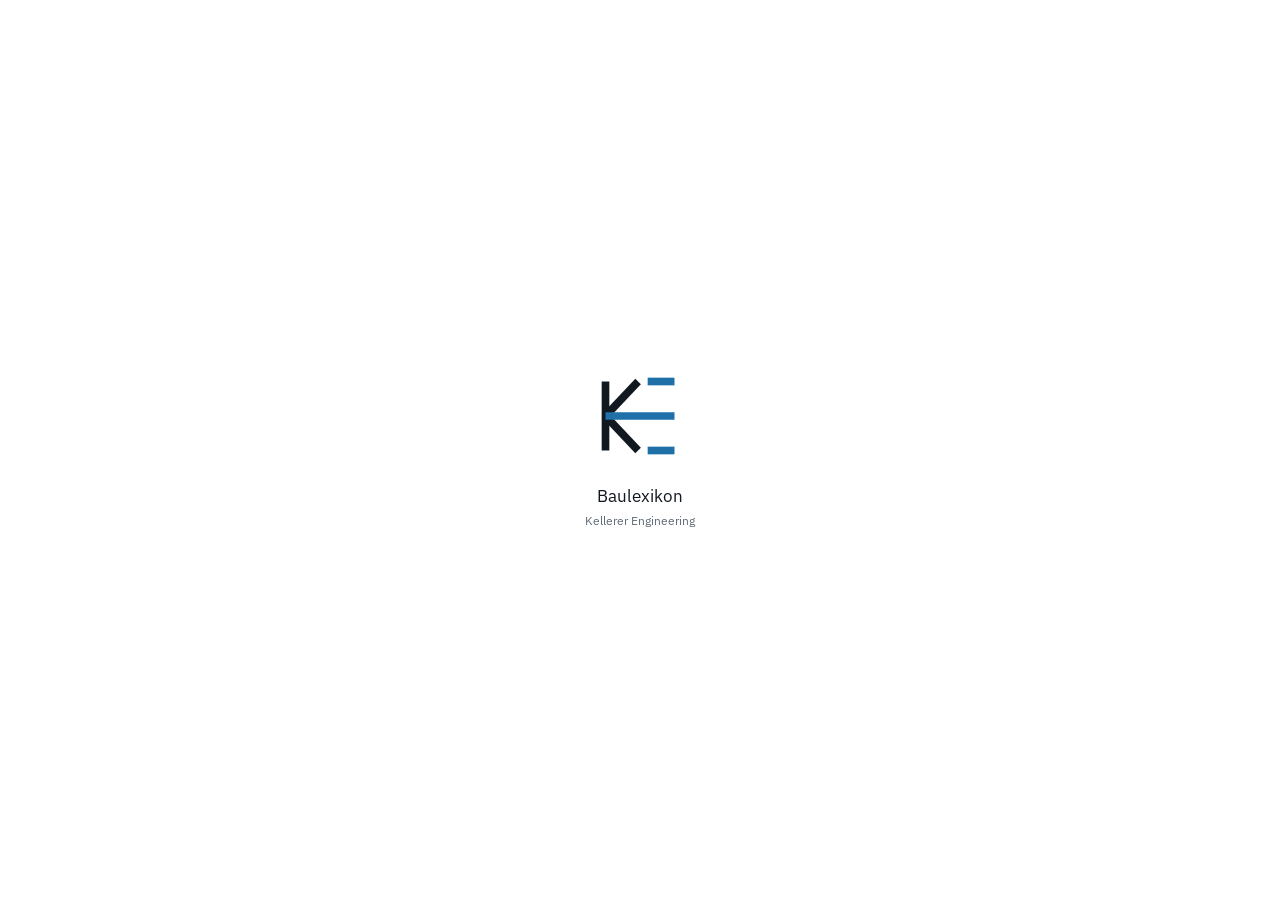
<file: index.html>
<!doctype html>
<html lang="de">
<head>
<meta charset="utf-8">
<meta name="viewport" content="width=device-width,initial-scale=1,viewport-fit=cover">
<meta http-equiv="Content-Security-Policy" content="default-src 'self'; script-src 'self'; style-src 'self' 'unsafe-inline'; img-src 'self' data:; font-src 'self'; connect-src 'self'; worker-src 'self'; manifest-src 'self'; object-src 'none'; base-uri 'self'; form-action 'self'">
<title>KE Baulexikon</title>
<meta name="description" content="Nachschlagen für Bestand und Rückbau: Bauteilaufbauten, Gebäudeschadstoffe, TRGS und Abfallrecht">
<meta name="theme-color" content="#ffffff">
<link rel="manifest" href="manifest.webmanifest">
<link rel="icon" href="icon-192.png">
<link rel="apple-touch-icon" href="apple-touch-icon.png">
<link rel="stylesheet" href="kit/ke-app.css">
<link rel="stylesheet" href="style.css">
<script src="kit/ke-icons.js"></script>
<script src="kit/ke-app.js"></script>
</head>
<body class="ke-app">
<header class="ke-kopf">
  <span id="kopfLinks"><span class="ke-kopf__name">Baulexikon</span></span>
  <span class="ke-kopf__rechts">
    <button type="button" class="ke-kopf__knopf" id="fav" aria-label="Merken" aria-pressed="false" hidden></button>
    <button type="button" class="ke-kopf__knopf" data-ke-menue></button>
  </span>
</header>
<div class="ke-titel" id="titel" hidden><h1 id="titelText"></h1><p id="titelSub"></p></div>
<div id="umzug"></div>
<main class="ke-inhalt" id="view"></main>

<nav class="ke-leiste" id="tabs" aria-label="Bereiche">
  <a href="#/" data-t="start" data-sym="start">Start</a>
  <a href="#/themen" data-t="themen" data-sym="themen">Themen</a>
  <a href="#/merkliste" data-t="merkliste" data-sym="merkliste">Merkliste</a>
  <a href="#/quellen" data-t="quellen" data-sym="quellen">Quellen</a>
</nav>

<script src="search.js"></script>
<script src="app.js"></script>
</body>
</html>
</file>
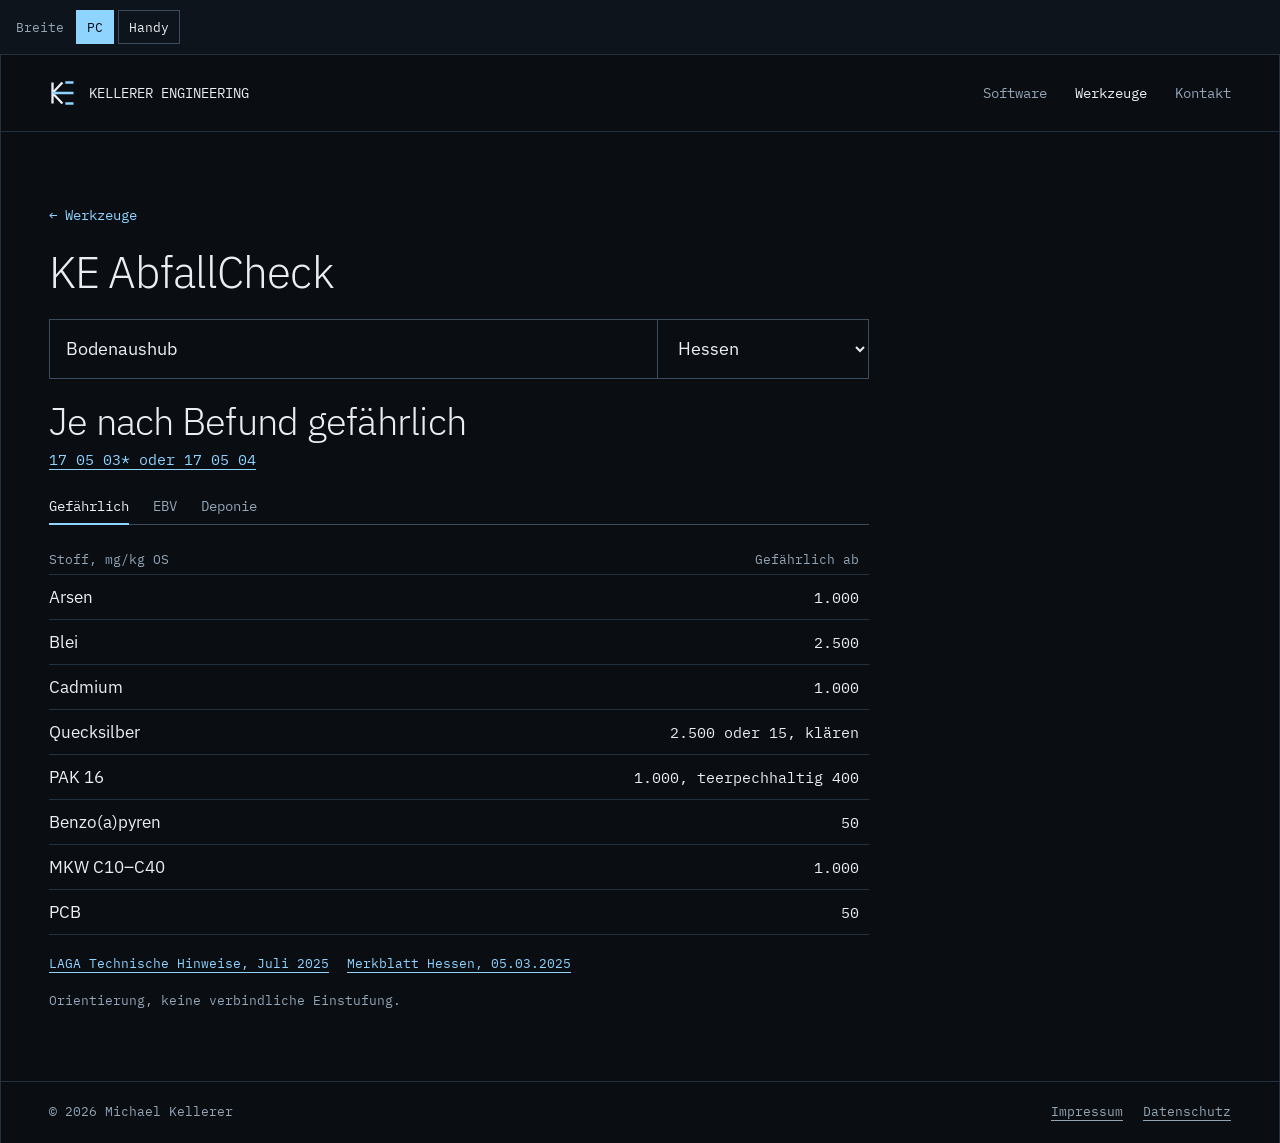
<file: design/mockup-abfallcheck/index.html>
<!DOCTYPE html>
<html lang="de">
<head>
<meta charset="utf-8">
<meta name="viewport" content="width=device-width, initial-scale=1">
<title>KE AbfallCheck Mockup</title>
<link rel="preconnect" href="https://fonts.googleapis.com">
<link rel="preconnect" href="https://fonts.gstatic.com" crossorigin>
<link href="https://fonts.googleapis.com/css2?family=IBM+Plex+Mono:wght@400;500&family=IBM+Plex+Sans:wght@300;400;500&display=swap" rel="stylesheet">
<style>
/* Layout idea: the real website shell (tokens, header, footer from site.css) with the tool as a plain subpage. */
:root{--bg:#0a0e13;--bg2:#0e141b;--bg3:#101720;--line:#223040;--line2:#3a4c5e;--text:#e9eef3;--text2:#c3cfda;--text3:#93a4b5;--accent:#8fd3ff;--hit:#ff8f80;--pad:clamp(16px,5vw,48px);--mono:"IBM Plex Mono",ui-monospace,monospace;color-scheme:dark}
*{box-sizing:border-box}
html,body{margin:0}
body{background:var(--bg);color:var(--text);font-family:"IBM Plex Sans","Segoe UI",sans-serif;font-size:18px;line-height:1.6}
a{color:var(--accent);text-underline-offset:4px}
h1,p{margin:0}
button:focus-visible,input:focus-visible,select:focus-visible,a:focus-visible{outline:2px solid var(--accent);outline-offset:3px}
.review{display:flex;flex-wrap:wrap;gap:6px 12px;align-items:center;padding:10px 16px;font:400 13px var(--mono);color:var(--text3);background:var(--bg2);border-bottom:1px solid var(--line)}
.seg{display:flex;gap:4px}
.seg button{min-height:34px;padding:0 10px;border:1px solid var(--line2);background:none;color:var(--text);font:400 13px var(--mono);cursor:pointer}
.seg button[aria-pressed="true"]{background:var(--accent);border-color:var(--accent);color:var(--bg)}
.site{margin:0 auto;width:100%;border-inline:1px solid var(--line)}
.site.phone{width:390px;max-width:100%}
.breite{max-width:1280px;margin:0 auto;padding-inline:var(--pad)}
.kopf{border-bottom:1px solid var(--line)}
.kopf nav{display:flex;flex-wrap:wrap;align-items:center;justify-content:space-between;gap:8px 32px;padding-block:16px;font-family:var(--mono);font-size:14px}
.kopf a{color:var(--text3);text-decoration:none;padding:8px 0}
.kopf a[aria-current]{color:var(--text)}
.kopf .marke{color:var(--text);display:inline-flex;align-items:center;gap:12px}
.kopf .marke svg{width:28px;height:28px;flex:none;fill:none;stroke-width:8}
.kopf nav div{display:flex;flex-wrap:wrap;gap:4px 28px}
main{padding-block:clamp(36px,6vw,72px);display:flex;flex-direction:column;gap:22px}
.zurueck{font-family:var(--mono);font-size:14px;text-decoration:none}
h1{font-size:clamp(30px,3.6vw,44px);line-height:1.1;font-weight:300;letter-spacing:-.02em}
.schmal{max-width:820px;display:flex;flex-direction:column;gap:20px;width:100%}
.find{display:grid;grid-template-columns:1fr 210px;gap:1px;background:var(--line2);border:1px solid var(--line2)}
.site.phone .find{grid-template-columns:1fr}
.find input,.find select{width:100%;min-height:58px;border:0;background:var(--bg);color:var(--text);font:400 18px "IBM Plex Sans",sans-serif;padding:0 16px}
.drop{grid-column:1/-1;background:var(--bg2)}
.drop button{display:block;width:100%;text-align:left;padding:12px 16px;border:0;border-top:1px solid var(--line);background:none;color:var(--text);font:400 17px "IBM Plex Sans",sans-serif;cursor:pointer}
.drop button:hover{background:var(--bg3)}
.answer{font-size:clamp(28px,3.6vw,38px);font-weight:300;line-height:1.15;letter-spacing:-.02em;text-wrap:balance}
.answer.always{color:var(--hit)}
.avv{margin-top:-12px;font:400 15px var(--mono)}
.tabs{display:flex;gap:24px;border-bottom:1px solid var(--line2)}
.tabs button{border:0;background:none;color:var(--text3);font:400 14px var(--mono);padding:8px 0;cursor:pointer;border-bottom:2px solid transparent;margin-bottom:-1px}
.tabs button[aria-pressed="true"]{color:var(--text);border-color:var(--accent)}
.wrap{overflow-x:auto}
table{width:100%;border-collapse:collapse}
th{font:400 13px var(--mono);color:var(--text3);text-align:right;padding:6px 10px;border-bottom:1px solid var(--line);white-space:nowrap}
td{padding:11px 10px;text-align:right;border-bottom:1px solid var(--line);font:400 15px var(--mono);font-variant-numeric:tabular-nums;white-space:nowrap}
th:first-child,td:first-child{text-align:left;padding-left:0;white-space:normal}
td:first-child{font:400 17px "IBM Plex Sans",sans-serif}
.foot{font:400 13px var(--mono);color:var(--text3)}
.quellen{display:flex;flex-wrap:wrap;gap:4px 18px;font:400 13px var(--mono)}
.fuss{border-top:1px solid var(--line);font-family:var(--mono);font-size:13px;color:var(--text3)}
.fuss div.breite{display:flex;flex-wrap:wrap;justify-content:space-between;gap:4px 32px;padding-block:20px}
.fuss a{color:var(--text3);margin-left:20px}
</style>
</head>
<body>
<div class="review"><span>Breite</span><div class="seg" id="width"></div></div>
<div class="site" id="site"></div>

<script>
const Q = {
  laga: ["LAGA Technische Hinweise, Juli 2025", "https://www.laga-online.de/media/technische-hinweise-zur-einstufung-von-abfaellen-nach-ihrere-gefaehrlichkeit_1765200021.pdf"],
  m23: ["LAGA M 23, 29.11.2022", "https://www.laga-online.de/media/m23-ueberarbeitung-konsolidiert-2022-11-29-v3-endfassung-redakt-bereinigt-4_2_1690372365.pdf"],
  he: ["Merkblatt Hessen, 05.03.2025", "https://landwirtschaft.hessen.de/sites/landwirtschaft.hessen.de/files/2025-03/2025-03-05_baumerkblatt-entsorgung_von_bauabfaellen.pdf"],
  bw: ["Schreiben BW, 12.08.2024", "https://www.lubw.baden-wuerttemberg.de/documents/10184/735003/Einf%C3%BChrung+LAGA+Technische+Hinweise+zur+Einstufung.pdf/5c978af9-a846-4741-8c5b-97809982118e"],
  rp: ["Rundschreiben RLP, 28.07.2025", "https://sam-rlp.de/download/abgrenzung-gefaehrlicher-nicht-gefaehrlicher-boden-bzw-mineralischer-bauabfall-ab-01-08-2023-2/"],
  ebv: ["EBV Anlage 1, 13.07.2023", "https://www.gesetze-im-internet.de/ersatzbaustoffv/anlage_1.html"],
  depv: ["DepV Anhang 3, 22.07.2026", "https://www.gesetze-im-internet.de/depv_2009/anhang_3.html"],
  avv: ["AVV, 30.06.2020", "https://www.gesetze-im-internet.de/avv/anlage.html"],
  bbg: ["LAGA Boden-Bauschutt, Juni 2024", "https://www.laga-online.de/documents/einstufung-boden-bauschutt-gemische_2_3_4_1723199628.pdf"],
};
const links = ids => `<nav class="quellen" aria-label="Quellen">${ids.map(i => `<a href="${Q[i][1]}">${Q[i][0]}</a>`).join("")}</nav>`;
const danger = land => {
  if (land === "rp") return { unit: "mg/kg TM", rows: [["Arsen", "150"], ["Blei", "700"], ["Cadmium", "10"], ["Quecksilber", "5"], ["PAK 16", "30"], ["MKW C10–C40", "2.000"], ["PCB", "10 bzw. 50"]], src: ["rp"] };
  const pak = { he: "1.000, teerpechhaltig 400", bw: "1.000, teerhaltig 200" }[land] || "je nach Land";
  const hg = { he: "2.500 oder 15, klären", bw: "500 oder 15, klären" }[land] || "15";
  return { unit: "mg/kg OS", rows: [["Arsen", "1.000"], ["Blei", "2.500"], ["Cadmium", "1.000"], ["Quecksilber", hg], ["PAK 16", pak], ["Benzo(a)pyren", "50"], ["MKW C10–C40", "1.000"], ["PCB", "50"]],
    src: land === "he" ? ["laga", "he"] : land === "bw" ? ["laga", "bw"] : ["laga"], note: land === "x" ? "Länderregeln nicht ausgewertet." : "" };
};
const EBV = { head: ["BM-0 Sand", "BM-0*", "BM-F0*", "BM-F1", "BM-F2", "BM-F3"], rows: [
  ["Arsen", "10", "20", "40", "40", "40", "150"], ["Blei", "40", "140", "140", "140", "140", "700"], ["Cadmium", "0,4", "1", "2", "2", "2", "10"],
  ["Quecksilber", "0,2", "0,6", "0,6", "0,6", "0,6", "5"], ["Zink", "60", "300", "300", "300", "300", "1.200"], ["PAK 16", "3", "6", "6", "6", "9", "30"]],
  src: ["ebv"], note: "Nur Feststoff. Eluatwerte und Bodenarten im KE Baulexikon." };
const DEP = { head: ["DK 0", "DK I", "DK II", "DK III"], rows: [
  ["Glühverlust, Masse-%", "3", "3", "5", "10"], ["TOC, Masse-%", "1", "1", "3", "6"], ["BTEX, mg/kg", "6", "–", "–", "–"],
  ["PCB, mg/kg", "1", "–", "–", "–"], ["MKW, mg/kg", "500", "–", "–", "–"], ["PAK 16, mg/kg", "30", "–", "–", "–"]],
  src: ["depv"], note: "Nur Feststoff. Eluatwerte im KE Baulexikon." };
const MATERIAL = {
  "Bodenaushub": { avv: "17 05 03* oder 17 05 04", tabs: true },
  "Bauschutt": { avv: "17 01 06* oder 17 01 07", tabs: true },
  "Boden-Bauschutt-Gemisch": { avv: "17 05 03* oder 17 05 04, über 50 Vol.-% Bauschutt 17 01 06* oder 17 01 07", tabs: true, extra: ["bbg"] },
  "Fugendichtstoff": { avv: "17 09 02* oder 17 09 04", only: { rows: [["PCB, mg/kg OS", "50"], ["Asbest, Masse-%", "0,1"]], src: ["laga", "m23"] } },
  "Asbestzement": { avv: "17 06 05*", always: true },
  "Dachpappe, teerhaltig": { avv: "17 03 03*", always: true },
};
const state = { width: "pc", q: "Bodenaushub", mat: "Bodenaushub", open: false, land: "he", tab: 0 };
const LAND = [["he", "Hessen"], ["bw", "Baden-Württemberg"], ["rp", "Rheinland-Pfalz"], ["x", "Anderes Land"]];
const fold = s => s.toLowerCase().replace(/ä/g, "ae").replace(/ö/g, "oe").replace(/ü/g, "ue").replace(/ß/g, "ss");
const avvLink = t => `<p class="avv"><a href="${Q.avv[1]}">${t}</a></p>`;
const table = (t, first, extra = []) => `<div class="wrap"><table><thead><tr><th>${first}</th>${(t.head || ["Gefährlich ab"]).map(h => `<th>${h}</th>`).join("")}</tr></thead><tbody>${t.rows.map(r => `<tr>${r.map(c => `<td>${c}</td>`).join("")}</tr>`).join("")}</tbody></table></div>${t.note ? `<p class="foot">${t.note}</p>` : ""}${links([...t.src, ...extra])}`;
function result() {
  const m = MATERIAL[state.mat];
  if (!m) return "";
  if (m.always) return `<p class="answer always">Immer gefährlicher Abfall</p>${avvLink(m.avv)}`;
  const answer = `<p class="answer">Je nach Befund gefährlich</p>${avvLink(m.avv)}`;
  if (m.only) return answer + table(m.only, "Stoff");
  const d = danger(state.land);
  const body = [() => table(d, `Stoff, ${d.unit}`, m.extra), () => table(EBV, "Stoff, mg/kg", m.extra), () => table(DEP, "Stoff", m.extra)][state.tab]();
  return answer + `<div class="tabs">${["Gefährlich", "EBV", "Deponie"].map((n, i) => `<button type="button" data-tab="${i}" aria-pressed="${i === state.tab}">${n}</button>`).join("")}</div>` + body;
}
function drop() {
  if (!state.open) return "";
  const q = fold(state.q.trim());
  const hits = Object.keys(MATERIAL).filter(k => fold(k).includes(q));
  return `<div class="drop">${hits.length ? hits.map(k => `<button type="button" data-mat="${k}">${k}</button>`).join("") : `<button type="button" disabled>Kein Treffer</button>`}</div>`;
}
function render(focus) {
  document.getElementById("width").innerHTML = [["pc", "PC"], ["phone", "Handy"]].map(([k, n]) => `<button type="button" data-w="${k}" aria-pressed="${k === state.width}">${n}</button>`).join("");
  const el = document.getElementById("site");
  el.className = "site" + (state.width === "phone" ? " phone" : "");
  el.innerHTML = `<header class="kopf"><nav class="breite" aria-label="Hauptnavigation"><a class="marke" href="#"><svg viewBox="0 0 96 96" aria-hidden="true"><path d="M12 12V84M12 48L46 12M12 48L46 84" stroke="#e9eef3"/><path d="M12 48H84M56 12H84M56 84H84" stroke="#8fd3ff"/></svg>KELLERER ENGINEERING</a><div><a href="#">Software</a><a href="#" aria-current="page">Werkzeuge</a><a href="#">Kontakt</a></div></nav></header>
    <main class="breite"><a class="zurueck" href="#">← Werkzeuge</a><h1>KE AbfallCheck</h1>
    <div class="schmal"><div class="find">
      <input id="q" aria-label="Material" placeholder="Material, z. B. Fugendichtstoff" value="${state.q}" autocomplete="off">
      <select id="land" aria-label="Bundesland">${LAND.map(([k, n]) => `<option value="${k}" ${k === state.land ? "selected" : ""}>${n}</option>`).join("")}</select>
      ${drop()}</div>${result()}<p class="foot">Orientierung, keine verbindliche Einstufung.</p></div></main>
    <footer class="fuss"><div class="breite"><span>© 2026 Michael Kellerer</span><span><a href="#">Impressum</a><a href="#">Datenschutz</a></span></div></footer>`;
  if (focus) { const i = document.getElementById("q"); i.focus(); i.setSelectionRange(i.value.length, i.value.length); }
}
document.addEventListener("click", e => {
  const a = e.target.closest("a"), b = e.target.closest("button");
  if (a && a.getAttribute("href") === "#") e.preventDefault();
  if (!b) return;
  if (b.dataset.w) state.width = b.dataset.w;
  else if (b.dataset.tab) state.tab = +b.dataset.tab;
  else if (b.dataset.mat) { state.mat = state.q = b.dataset.mat; state.open = false; state.tab = 0; }
  else return;
  render();
});
document.addEventListener("focusin", e => { if (e.target.id === "q" && !state.open) { state.open = true; state.q = ""; render(true); } });
document.addEventListener("input", e => { if (e.target.id === "q") { state.q = e.target.value; state.open = true; render(true); } });
document.addEventListener("change", e => { if (e.target.id === "land") { state.land = e.target.value; render(); } });
render();
</script>
</body>
</html>
</file>
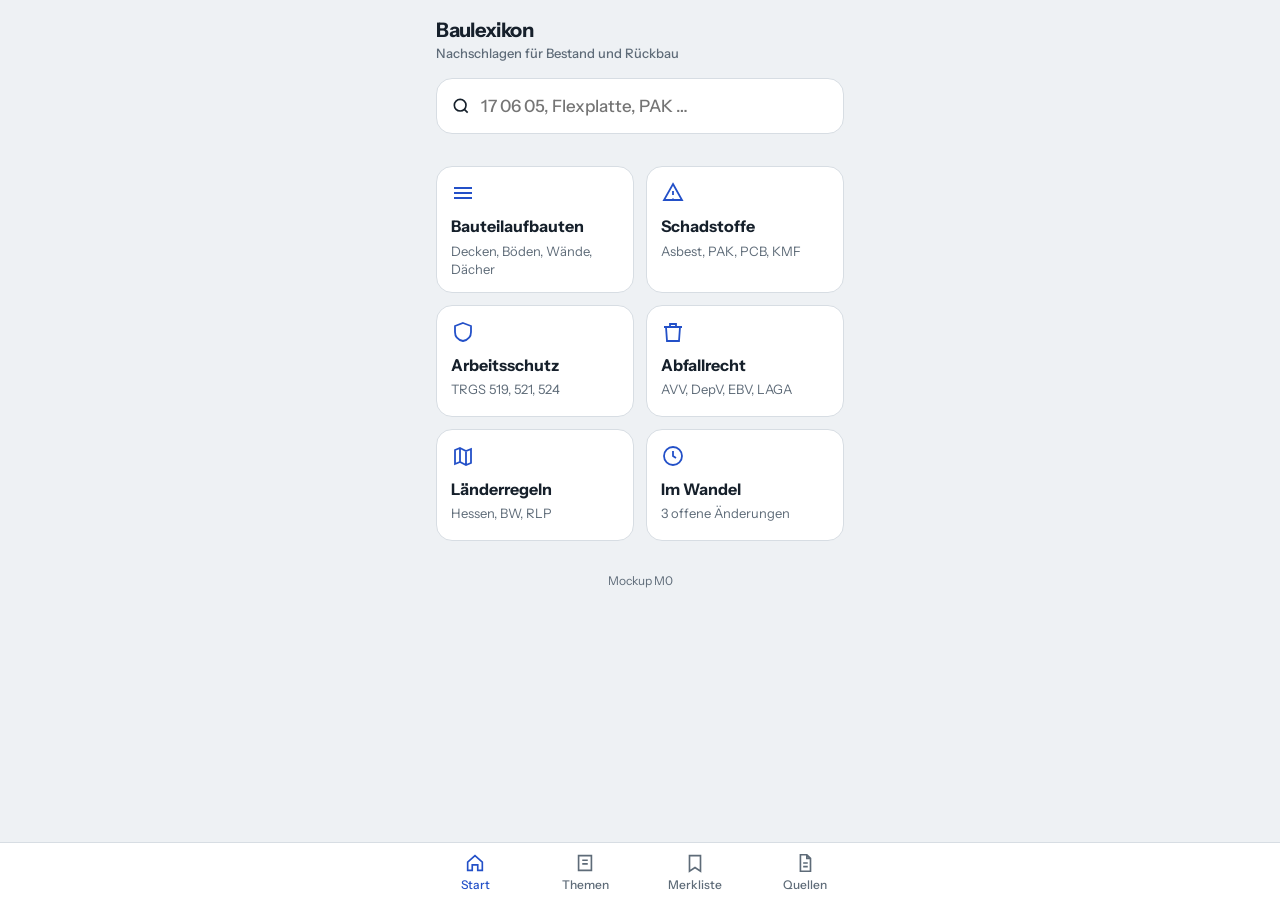
<file: design/mockup-m0/index.html>
<!doctype html>
<html lang="de">
<head>
<meta charset="utf-8">
<meta name="viewport" content="width=device-width,initial-scale=1,viewport-fit=cover">
<title>Baulexikon – Mockup M0</title>
<link rel="stylesheet" href="https://fonts.googleapis.com/css2?family=Instrument+Sans:wght@400;500;600;700&family=Azeret+Mono:wght@400;500;600&display=swap">
<style>
/* Colors, type and panels follow TimeLogger/style.css */
:root{
  --bg:#EEF1F4; --surface:#FFFFFF; --ink:#16202B; --muted:#5E6B78; --line:#D7DDE3;
  --accent:#2350C8; --accent-ink:#FFFFFF; --plus:#18794E; --minus:#C2362B; --off:#B7791F; --soft:#E3E9F7;
  --sans:"Instrument Sans",system-ui,-apple-system,"Segoe UI",Roboto,sans-serif;
  --mono:"Azeret Mono",ui-monospace,"Roboto Mono",Consolas,monospace;
  color-scheme:light;
}
@media (prefers-color-scheme:dark){:root{
  --bg:#10151B; --surface:#19212A; --ink:#E8EDF2; --muted:#93A0AD; --line:#2A3542;
  --accent:#6E92F2; --accent-ink:#0B1220; --plus:#4CC38A; --minus:#F07167; --off:#E0A84A; --soft:#1F2C44; color-scheme:dark}}
*{box-sizing:border-box}
html,body{height:100%;margin:0}
body{background:var(--bg);color:var(--ink);font-family:var(--sans);font-size:16px;line-height:1.4;-webkit-tap-highlight-color:transparent}
.app{max-width:440px;margin:0 auto;min-height:100%;padding:0 16px calc(96px + env(safe-area-inset-bottom,0px))}
header{display:flex;align-items:center;gap:8px;padding-block:16px 8px}
header h1{font-size:20px;margin:0;font-weight:700;letter-spacing:-.01em;flex:1;min-width:0}
header small{display:block;color:var(--muted);font-size:13px;font-weight:500}
.icon-btn{width:44px;height:44px;flex:none;border-radius:12px;border:1px solid var(--line);background:var(--surface);color:var(--ink);display:grid;place-items:center;cursor:pointer;font-size:20px;text-decoration:none}
main{display:flex;flex-direction:column;gap:16px;padding-top:8px}
.search{display:flex;align-items:center;gap:8px;background:var(--surface);border:1px solid var(--line);border-radius:16px;padding:0 14px;min-height:56px}
.search input{flex:1;min-width:0;border:0;background:none;color:var(--ink);font:500 17px var(--sans);outline:0;height:54px}
.search:focus-within{outline:3px solid var(--accent);outline-offset:2px}
.tiles{display:grid;grid-template-columns:1fr 1fr;gap:12px}
.tile{background:var(--surface);border:1px solid var(--line);border-radius:16px;padding:14px;min-height:112px;color:var(--ink);text-decoration:none;display:flex;flex-direction:column;gap:4px}
.tile svg{width:24px;height:24px;color:var(--accent);margin-bottom:6px}
.tile b{font-size:16px}
.tile span{font-size:13px;color:var(--muted)}
.panel{background:var(--surface);border:1px solid var(--line);border-radius:16px;padding:4px 16px}
.section-h{font-size:13px;font-weight:600;color:var(--muted);margin:4px 0 -8px;letter-spacing:.02em}
.item{display:flex;justify-content:space-between;align-items:center;gap:12px;padding-block:12px;border-bottom:1px solid var(--line);color:var(--ink);text-decoration:none}
.item:last-child{border-bottom:0}
.item small{display:block;color:var(--muted);font-size:13px}
.item i{font-style:normal;color:var(--muted)}
.tag{font:600 12px var(--sans);border-radius:8px;padding:3px 8px;background:var(--soft);color:var(--accent);text-decoration:none;display:inline-block}
.tag.warn{background:color-mix(in srgb,var(--off) 18%,transparent);color:var(--off)}
.tag.bad{background:color-mix(in srgb,var(--minus) 15%,transparent);color:var(--minus)}
.tag.ok{background:color-mix(in srgb,var(--plus) 15%,transparent);color:var(--plus)}
.tags{display:flex;flex-wrap:wrap;gap:6px}
.card{background:var(--surface);border:1px solid var(--line);border-radius:16px;padding:14px 16px}
.card h2{font-size:15px;margin:0 0 8px}
.card p{margin:0;font-size:15px}
.card.alert{border-color:var(--off);border-left:4px solid var(--off)}
.layers{list-style:none;margin:0;padding:0;font-size:15px}
.layers li{display:grid;grid-template-columns:26px 1fr auto;gap:8px;padding-block:7px;border-bottom:1px solid var(--line);align-items:baseline}
.layers li:last-child{border-bottom:0}
.num{font-family:var(--mono);font-variant-numeric:tabular-nums}
.layers .num{font-size:12px;color:var(--muted)}
.n{width:20px;height:20px;border-radius:50%;background:var(--accent);color:var(--accent-ink);display:grid;place-items:center;font:600 11px var(--sans)}
.section svg{display:block;width:100%;height:auto}
.src{font-size:12px;color:var(--muted);display:flex;gap:6px;flex-wrap:wrap;align-items:center}
.chips{display:flex;gap:8px;flex-wrap:wrap}
.chip{min-height:40px;min-width:56px;padding:0 12px;border-radius:12px;border:1px solid var(--line);background:var(--surface);color:var(--ink);font:600 14px var(--sans);cursor:pointer}
.chip[aria-pressed=true]{background:var(--accent);border-color:var(--accent);color:var(--accent-ink)}
table{width:100%;border-collapse:collapse;font-size:14px}
th,td{padding:10px 8px;text-align:right;border-bottom:1px solid var(--line)}
tr:last-child td{border-bottom:0}
th:first-child,td:first-child{text-align:left;position:sticky;left:0;background:var(--surface)}
td small{display:block;color:var(--muted);font-size:12px}
th{font-size:13px;color:var(--muted)}
.tablewrap{overflow-x:auto;background:var(--surface);border:1px solid var(--line);border-radius:16px;padding:2px 8px}
.link{color:var(--accent);font-weight:500;text-decoration:none}
button:focus-visible,a:focus-visible{outline:3px solid var(--accent);outline-offset:2px}
.tabbar{position:fixed;left:0;right:0;bottom:0;background:var(--surface);border-top:1px solid var(--line);padding-bottom:env(safe-area-inset-bottom,0px)}
.tabbar nav{max-width:440px;margin:0 auto;display:grid;grid-template-columns:repeat(4,1fr)}
.tabbar a{display:flex;flex-direction:column;align-items:center;gap:3px;padding-block:9px 8px;color:var(--muted);font:500 12px var(--sans);text-decoration:none}
.tabbar a[aria-current=page]{color:var(--accent)}
.tabbar svg{width:22px;height:22px}
.mock{font-size:12px;color:var(--muted);text-align:center;padding:4px 0 0}
</style>
</head>
<body>
<div class="app">
  <header id="hdr"></header>
  <main id="view"></main>
</div>
<div class="tabbar"><nav id="tabs">
  <a href="#/" data-t="start"><svg viewBox="0 0 24 24" fill="none" stroke="currentColor" stroke-width="1.8"><path d="M4 11l8-7 8 7v9h-5v-6H9v6H4z"/></svg>Start</a>
  <a href="#/themen" data-t="themen"><svg viewBox="0 0 24 24" fill="none" stroke="currentColor" stroke-width="1.8"><path d="M5 4h14v16H5zM9 9h6M9 13h6"/></svg>Themen</a>
  <a href="#/merkliste" data-t="merkliste"><svg viewBox="0 0 24 24" fill="none" stroke="currentColor" stroke-width="1.8"><path d="M6 4h12v17l-6-4-6 4z"/></svg>Merkliste</a>
  <a href="#/quellen" data-t="quellen"><svg viewBox="0 0 24 24" fill="none" stroke="currentColor" stroke-width="1.8"><path d="M7 3h7l4 4v14H7zM14 3v4h4M10 12h5M10 16h5"/></svg>Quellen</a>
</nav></div>

<script>
const view = document.getElementById("view"), hdr = document.getElementById("hdr");
const fold = s => s.toLowerCase().replace(/ä/g, "ae").replace(/ö/g, "oe").replace(/ü/g, "ue").replace(/ß/g, "ss").replace(/[\s*.\-/]/g, "");

const INDEX = [
  ["Holzbalkendecke", "Bauteil · bis ca. 1950", "#/bauteil/holzbalken"],
  ["Preußische Kappendecke", "Bauteil · ca. 1870–1930", "#/bauteil/holzbalken"],
  ["Filigrandecke", "Bauteil · ab ca. 1965", "#/bauteil/holzbalken"],
  ["Gussasphaltestrich", "Bauteil · ab 1920er", "#/bauteil/holzbalken"],
  ["Flexplatten", "Bodenbelag · Asbest prüfen", "#/bauteil/holzbalken"],
  ["PAK / Teer", "Schadstoff", "#/schadstoff/pak"],
  ["Asbest", "Schadstoff", "#/schadstoff/pak"],
  ["17 06 05* asbesthaltige Baustoffe", "AVV-Schlüssel · gefährlich", "#/schadstoff/pak"],
  ["17 05 03* Boden und Steine, gefährliche Stoffe", "AVV-Schlüssel · Spiegeleintrag zu 17 05 04", "#/schadstoff/pak"],
  ["17 03 01* kohlenteerhaltige Bitumengemische", "AVV-Schlüssel · gefährlich", "#/schadstoff/pak"],
  ["DepV Deponieklassen DK 0 bis III", "Grenzwerttabelle", "#/tabelle"],
  ["TRGS 524 Kontaminierte Bereiche", "Regelwerk · Neufassung Juli 2026", "#/quelle"],
];

function head(title, sub, back) {
  hdr.innerHTML = (back ? `<a class="icon-btn" href="${back}" aria-label="Zurück">‹</a>` : "") +
    `<div style="flex:1;min-width:0"><h1>${title}</h1><small>${sub || ""}</small></div>`;
}
const SEARCH = `<div class="search"><svg width="20" height="20" viewBox="0 0 24 24" fill="none" stroke="currentColor" stroke-width="2"><circle cx="11" cy="11" r="7"/><path d="M20 20l-4-4"/></svg><input id="q" type="search" placeholder="17 06 05, Flexplatte, PAK …" aria-label="Suche"></div>`;

function start() {
  head("Baulexikon", "Nachschlagen für Bestand und Rückbau");
  view.innerHTML = SEARCH + `<div id="res"></div><div id="home"><div class="tiles">
    ${tile("Bauteilaufbauten", "Decken, Böden, Wände, Dächer", "#/bauteil/holzbalken", '<path d="M3 7h18M3 12h18M3 17h18"/>')}
    ${tile("Schadstoffe", "Asbest, PAK, PCB, KMF", "#/schadstoff/pak", '<path d="M12 3l9 16H3zM12 10v4M12 17v.5"/>')}
    ${tile("Arbeitsschutz", "TRGS 519, 521, 524", "#/quelle", '<path d="M12 3l8 3v6c0 5-3.5 8-8 9-4.5-1-8-4-8-9V6z"/>')}
    ${tile("Abfallrecht", "AVV, DepV, EBV, LAGA", "#/tabelle", '<path d="M5 7h14l-1 14H6zM9 7V4h6v3M3 7h18"/>')}
    ${tile("Länderregeln", "Hessen, BW, RLP", "#/schadstoff/pak", '<path d="M9 4l6 3 5-2v14l-5 2-6-3-5 2V6zM9 4v14M15 7v14"/>')}
    ${tile("Im Wandel", "3 offene Änderungen", "#/quellen", '<circle cx="12" cy="12" r="9"/><path d="M12 7v5l3 2"/>')}
  </div></div>`;
  const q = document.getElementById("q");
  q.addEventListener("input", () => {
    const f = fold(q.value);
    document.getElementById("home").hidden = !!f;
    document.getElementById("res").innerHTML = !f ? "" :
      `<div class="panel">` + (INDEX.filter(i => fold(i[0] + i[1]).includes(f)).map(i =>
        `<a class="item" href="${i[2]}"><span>${i[0]}<small>${i[1]}</small></span><i>›</i></a>`).join("") ||
        `<p class="item">Kein Treffer</p>`) + `</div>`;
  });
}
const tile = (t, s, h, p) => `<a class="tile" href="${h}"><svg viewBox="0 0 24 24" fill="none" stroke="currentColor" stroke-width="1.8">${p}</svg><b>${t}</b><span>${s}</span></a>`;

function themen() {
  head("Themen", "Alle Kapitel");
  const g = [["Bauteilaufbauten", "A Decken, B Fußböden, B+ Beläge, C Wände innen, D Wände außen, Dächer, Keller, Materialtafel", "#/bauteil/holzbalken"],
    ["Gebäudeschadstoffe", "Asbest, PAK, PCB, KMF, Holzschutz, Blei, HBCD, Schlacke", "#/schadstoff/pak"],
    ["Arbeitsschutz", "TRGS 519, 521, 524, GefStoffV", "#/quelle"],
    ["Abfallrecht", "AVV Kapitel 17, Gefährlichkeit, LAGA M23, DepV, EBV, BBodSchV", "#/tabelle"],
    ["Länderregeln", "Hessen, Baden-Württemberg, Rheinland-Pfalz, Linkliste", "#/schadstoff/pak"]];
  view.innerHTML = `<div class="panel">` + g.map(i => `<a class="item" href="${i[2]}"><span>${i[0]}<small>${i[1]}</small></span><i>›</i></a>`).join("") + `</div>`;
}

const SECTION = `<svg viewBox="0 0 340 170" role="img" aria-label="Schnitt Holzbalkendecke, nicht maßstäblich">
  <defs><pattern id="sch" width="8" height="8" patternUnits="userSpaceOnUse"><circle cx="2" cy="2" r="1.1" fill="var(--muted)"/><circle cx="6" cy="6" r=".8" fill="var(--muted)"/></pattern>
  <pattern id="holz" width="14" height="6" patternUnits="userSpaceOnUse"><path d="M0 3q7-3 14 0" fill="none" stroke="var(--off)" stroke-width=".7"/></pattern></defs>
  <rect x="10" y="14" width="260" height="14" fill="url(#holz)" stroke="var(--ink)"/>
  <rect x="10" y="28" width="260" height="66" fill="none"/>
  <g stroke="var(--ink)"><rect x="42" y="28" width="38" height="92" fill="url(#holz)"/><rect x="202" y="28" width="38" height="92" fill="url(#holz)"/></g>
  <rect x="80" y="62" width="122" height="30" fill="url(#sch)" stroke="var(--ink)" stroke-width=".7"/>
  <rect x="80" y="92" width="122" height="7" fill="var(--soft)" stroke="var(--ink)" stroke-width=".7"/>
  <rect x="10" y="120" width="260" height="10" fill="var(--soft)" stroke="var(--ink)"/>
  <rect x="10" y="130" width="260" height="12" fill="var(--line)" stroke="var(--ink)"/>
  ${[[21, 1], [50, 2], [77, 3], [96, 4], [125, 5], [136, 6]].map(([y, n]) =>
    `<line x1="${n === 2 ? 240 : n === 3 || n === 4 ? 202 : 270}" y1="${y}" x2="300" y2="${y}" stroke="var(--muted)" stroke-width=".7"/><circle cx="310" cy="${y}" r="9" fill="var(--accent)"/><text x="310" y="${y + 4}" text-anchor="middle" font-size="11" font-weight="600" fill="var(--accent-ink)" font-family="var(--sans)">${n}</text>`).join("")}
  <text x="10" y="162" font-size="11" fill="var(--muted)" font-family="var(--sans)">Balkenachse ca. 70–100 cm · nicht maßstäblich</text>
</svg>`;

function bauteil() {
  head("Holzbalkendecke", "Bauteil A · Balkendecke mit Einschub", "#/");
  const L = [["Dielenboden, oft genagelt", "2,5–3,5 cm"], ["Holzbalken", "16–26 cm"], ["Schüttung: Lehm, Sand, Asche, Schlacke", "5–10 cm"],
    ["Einschub / Fehlboden auf Latten", "2 cm"], ["Schalung + Putzträger", ""], ["Deckenputz (Kalk/Gips)", "1,5–2,5 cm"]];
  view.innerHTML = `<div class="tags"><span class="tag">bis ca. 1950</span><span class="tag">d 25–35 cm</span></div>
  <div class="card section">${SECTION}</div>
  <ul class="panel layers">${L.map((x, i) => `<li><span class="n">${i + 1}</span><span>${x[0]}</span><span class="num">${x[1]}</span></li>`).join("")}</ul>
  <div class="card"><h2>Erkennen</h2><p>Decke schwingt beim Gehen, hohler Klang. Beim Öffnen der Untersicht Schilfrohr- oder Lattenputzträger. Bohrspäne aus Holz, Schüttung rieselt.</p></div>
  <div class="card alert"><h2>Schadstoffverdacht</h2><p>Schüttung aus Schlacke/Asche: PAK und Schwermetalle. Holzschutzmittel an Balken, v. a. 1950–1989. Teerpappen als Trennlage: PAK. Nachträgliche Dämmung: KMF.</p>
    <div class="tags" style="margin-top:10px"><a class="tag warn" href="#/schadstoff/pak">PAK / Teer ›</a><span class="tag warn">Holzschutzmittel ›</span><span class="tag warn">KMF ›</span><span class="tag warn">Schwermetalle ›</span></div></div>
  <p class="src">Atlas der Bauteilaufbauten · Bandbreiten, keine Planungswerte · Verdacht ersetzt keine Probenahme</p>`;
}

function schadstoff() {
  head("PAK / Teer", "Gebäudeschadstoff", "#/");
  view.innerHTML = `<div class="card"><h2>Wo typisch?</h2><ul style="margin:0;padding-left:18px;font-size:15px">
    <li>Parkettkleber, schwarz glänzend, bis ca. 1970er</li><li>Teerpappe als Trennlage</li><li>Gussasphalt mit Steinkohlenteer, bis ca. 1970er</li><li>Schlacke- und Asche-Schüttungen</li><li>Teeranstriche an Kellerwänden</li></ul></div>
  <div class="section-h">GEFÄHRLICHER ABFALL AB</div>
  <div class="panel">
    <div class="item"><span>Hessen, teerpechhaltig<small>Summe 16 PAK nach EPA, Originalsubstanz</small></span><span class="num">≥ 400 mg/kg</span></div>
    <div class="item"><span>Hessen, pechfrei<small>Summe 16 PAK nach EPA, Originalsubstanz</small></span><span class="num">≥ 1.000 mg/kg</span></div>
    <div class="item"><span>Hessen, Benzo(a)pyren<small>Originalsubstanz</small></span><span class="num">≥ 50 mg/kg</span></div>
    <div class="item"><span>Baden-Württemberg</span><span class="tag warn">ungeprüft</span></div>
    <div class="item"><span>Rheinland-Pfalz</span><span class="tag warn">ungeprüft</span></div>
  </div>
  <p class="src"><a class="link" href="#/quelle">Merkblatt Entsorgung von Bauabfällen, RP Hessen</a> · Stand 05.03.2025 · <span class="tag ok">geprüft 30.10.2026</span></p>
  <div class="section-h">AVV-SCHLÜSSEL</div>
  <div class="panel">
    <div class="item"><span><span class="num">17 03 01*</span><small>kohlenteerhaltige Bitumengemische</small></span><span class="tag bad">gefährlich</span></div>
    <div class="item"><span><span class="num">17 05 03*</span><small>Boden und Steine, gefährliche Stoffe</small></span><span class="tag bad">gefährlich</span></div>
    <div class="item"><span><span class="num">17 05 04</span><small>Spiegeleintrag zu 17 05 03*</small></span><span class="tag ok">nicht gefährlich</span></div>
  </div>
  <div class="section-h">ARBEITSSCHUTZ</div>
  <div class="panel"><a class="item" href="#/quelle"><span>TRGS 524 Kontaminierte Bereiche<small>Neufassung Juli 2026</small></span><i>›</i></a><div class="item"><span>TRGS 551 Teer und andere Pyrolyseprodukte</span><i>›</i></div></div>`;
}

const TAB = { cols: ["DK 0", "DK I", "DK II", "DK III"], rows: [
  ["pH-Wert", "", ["5,5–13", "5,5–13", "5,5–13", "4–13"]], ["DOC", "mg/l", ["≤ 50", "≤ 50", "≤ 80", "≤ 100"]],
  ["Arsen", "mg/l", ["≤ 0,05", "≤ 0,2", "≤ 0,2", "≤ 2,5"]], ["Blei", "mg/l", ["≤ 0,05", "≤ 0,2", "≤ 1", "≤ 5"]],
  ["Cadmium", "mg/l", ["≤ 0,004", "≤ 0,05", "≤ 0,1", "≤ 0,5"]], ["Quecksilber", "mg/l", ["≤ 0,001", "≤ 0,005", "≤ 0,02", "≤ 0,2"]],
  ["Gelöste Feststoffe", "mg/l", ["≤ 400", "≤ 3 000", "≤ 6 000", "≤ 10 000"]]] };
let picked = [0, 1, 2];
function tabelle() {
  head("Deponieklassen", "DepV Anhang 3 Tabelle 2 · Eluat", "#/");
  const shown = picked.slice().sort();
  view.innerHTML = `<div class="section-h">BIS DREI KLASSEN VERGLEICHEN</div>
  <div class="chips">${TAB.cols.map((c, i) => `<button class="chip" data-c="${i}" aria-pressed="${picked.includes(i)}">${c}</button>`).join("")}</div>
  <div class="tablewrap"><table><thead><tr><th>Parameter</th>${shown.map(i => `<th>${TAB.cols[i]}</th>`).join("")}</tr></thead>
  <tbody>${TAB.rows.map(r => `<tr><td>${r[0]}<small>${r[1]}</small></td>${shown.map(i => `<td class="num">${r[2][i]}</td>`).join("")}</tr>`).join("")}</tbody></table></div>
  <div class="card alert"><p>Auszug fürs Mockup. Fußnoten und weitere Parameter stehen im Original. Chlorid und Sulfat fehlen, weil sie 2026 geändert wurden.</p></div>
  <p class="src"><a class="link" href="#/quelle">DepV Anhang 3</a> · <span class="tag warn">Fassung noch zu prüfen</span></p>`;
  view.querySelectorAll(".chip").forEach(b => b.onclick = () => {
    const c = +b.dataset.c;
    if (picked.includes(c)) { if (picked.length > 1) picked = picked.filter(x => x !== c); }
    else picked = [...picked.slice(-2), c];
    tabelle();
  });
}

function quelle() {
  head("Quelle", "Fundstelle und Stand", "#/quellen");
  view.innerHTML = `<div class="card"><h2>TRGS 524 Schutzmaßnahmen bei Tätigkeiten in kontaminierten Bereichen</h2>
    <div class="tags"><span class="tag">GMBl 2026 S. 385–428</span><span class="tag">17.07.2026</span></div></div>
  <div class="panel">
    <div class="item"><span>Ersetzt</span><span>Fassung Februar 2010</span></div>
    <div class="item"><span>Herausgeber</span><span>AGS / BAuA</span></div>
    <div class="item"><span>Geprüft am</span><span class="num">30.10.2026</span></div>
    <div class="item"><span>Status</span><span class="tag warn">Volltext wird ausgewertet</span></div>
  </div>
  <div class="card"><h2>Praxis-Zusammenfassung</h2><p>Hier steht künftig die eigene Kurzfassung. Im Mockup nur Platzhalter.</p></div>
  <a class="link" href="#/quelle" style="align-self:center;padding:8px">Original bei der BAuA öffnen ↗</a>`;
}

function quellen() {
  head("Quellen", "Fundstellen und Änderungen");
  view.innerHTML = `<div class="section-h">IM WANDEL</div><div class="panel">
    <div class="item"><span>EBV-Novelle<small>Referentenentwurf Juli 2026, noch nicht in Kraft</small></span><span class="tag warn">Entwurf</span></div>
    <div class="item"><span>TRGS 519 Neufassung<small>Angepasst an die GefStoffV, erwartet</small></span><span class="tag warn">offen</span></div>
    <div class="item"><span>Asbest-Genehmigung<small>Übergangsfrist Dezember 2026</small></span><span class="tag warn">klären</span></div></div>
  <div class="section-h">REGELWERKE</div><div class="panel">
    <a class="item" href="#/quelle"><span>TRGS 524<small>GMBl 2026 · geprüft 30.10.2026</small></span><i>›</i></a>
    <a class="item" href="#/quelle"><span>LAGA M23<small>Stand 29.11.2022 · geprüft 30.10.2026</small></span><i>›</i></a>
    <a class="item" href="#/quelle"><span>Merkblatt Bauabfälle Hessen<small>Stand 05.03.2025 · geprüft 30.10.2026</small></span><i>›</i></a></div>
  <p class="src">Orientierung, keine Rechtsberatung. Ersetzt keine Probenahme und Laboranalyse.</p>`;
}

function merkliste() {
  head("Merkliste", "Gemerkt und zuletzt angesehen");
  view.innerHTML = `<div class="panel"><a class="item" href="#/bauteil/holzbalken"><span>Holzbalkendecke<small>Bauteil</small></span><i>›</i></a>
    <a class="item" href="#/schadstoff/pak"><span>PAK / Teer<small>Schadstoff</small></span><i>›</i></a></div>`;
}

const ROUTES = [[/^#\/bauteil/, bauteil, "themen"], [/^#\/schadstoff/, schadstoff, "themen"], [/^#\/tabelle/, tabelle, "themen"],
  [/^#\/quellen/, quellen, "quellen"], [/^#\/quelle/, quelle, "quellen"], [/^#\/themen/, themen, "themen"], [/^#\/merkliste/, merkliste, "merkliste"]];
function route() {
  const h = location.hash || "#/", r = ROUTES.find(x => x[0].test(h));
  (r ? r[1] : start)();
  document.querySelectorAll("#tabs a").forEach(a => a.dataset.t === (r ? r[2] : "start") ? a.setAttribute("aria-current", "page") : a.removeAttribute("aria-current"));
  scrollTo(0, 0);
  view.insertAdjacentHTML("beforeend", `<p class="mock">Mockup M0</p>`);
}
addEventListener("hashchange", route);
route();
</script>
</body>
</html>
</file>
<file: kit/ke-app.css>
/* KE App-Grundgerüst – shared look of the KE app family (Stempeluhr, Baulexikon, Asbestrechner, AbfallCheck).
   Approved 2026-11-08: angular like the KE logo, rows with hairlines instead of boxes, large numbers,
   app colour only on name stroke, active tab, main button and result. Every class starts with "ke-".
   Each app sets its colour once:  :root { --wz: var(--ke-lav); }  (lav | blau | bern | gruen) */

@font-face{font-family:"IBM Plex Sans";font-weight:300;font-display:swap;src:url(fonts/ibm-plex-sans-latin-300-normal.woff2) format("woff2")}
@font-face{font-family:"IBM Plex Sans";font-weight:400;font-display:swap;src:url(fonts/ibm-plex-sans-latin-400-normal.woff2) format("woff2")}
@font-face{font-family:"IBM Plex Sans";font-weight:500;font-display:swap;src:url(fonts/ibm-plex-sans-latin-500-normal.woff2) format("woff2")}
@font-face{font-family:"IBM Plex Mono";font-weight:400;font-display:swap;src:url(fonts/ibm-plex-mono-latin-400-normal.woff2) format("woff2")}
@font-face{font-family:"IBM Plex Mono";font-weight:500;font-display:swap;src:url(fonts/ibm-plex-mono-latin-500-normal.woff2) format("woff2")}

/* ---------- Tokens: light on :root, dark via system setting or the in-app switch ---------- */
:root{
  --ke-bg:#ffffff; --ke-fl:#f3f5f7; --ke-ink:#111820; --ke-mut:#5f6b77; --ke-line:#e2e6ea; --ke-line2:#c4ccd4;
  --ke-rot:#b3261e; --ke-pos:#1d7a43; --ke-wz-txt:#ffffff; --ke-schleier:rgba(5,8,11,.45);
  --ke-lav:#5b4fd0; --ke-blau:#1f6fa8; --ke-bern:#9a6200; --ke-gruen:#1d7a43;
  --ke-sans:"IBM Plex Sans",system-ui,-apple-system,"Segoe UI",Roboto,sans-serif;
  --ke-mono:"IBM Plex Mono",ui-monospace,Consolas,monospace;
  --ke-rand:18px; --ke-leiste-h:62px;
  --wz:var(--ke-blau);
  color-scheme:light;
}
@media (prefers-color-scheme:dark){
  :root:not([data-theme="hell"]){
    --ke-bg:#0a0e13; --ke-fl:#121a23; --ke-ink:#e9eef3; --ke-mut:#93a4b5; --ke-line:#1c2733; --ke-line2:#2e3d4d;
    --ke-rot:#ff8f80; --ke-pos:#7fdc9a; --ke-wz-txt:#0a0e13; --ke-schleier:rgba(0,0,0,.6);
    --ke-lav:#b3a8ff; --ke-blau:#8fd3ff; --ke-bern:#ffc24d; --ke-gruen:#7fdc9a;
    color-scheme:dark;
  }
}
:root[data-theme="dunkel"]{
  --ke-bg:#0a0e13; --ke-fl:#121a23; --ke-ink:#e9eef3; --ke-mut:#93a4b5; --ke-line:#1c2733; --ke-line2:#2e3d4d;
  --ke-rot:#ff8f80; --ke-pos:#7fdc9a; --ke-wz-txt:#0a0e13; --ke-schleier:rgba(0,0,0,.6);
  --ke-lav:#b3a8ff; --ke-blau:#8fd3ff; --ke-bern:#ffc24d; --ke-gruen:#7fdc9a;
  color-scheme:dark;
}

/* ---------- Base ---------- */
.ke-app,.ke-app *{box-sizing:border-box}
.ke-app{margin:0;min-height:100vh;min-height:100dvh;background:var(--ke-bg);color:var(--ke-ink);font-family:var(--ke-sans);
  font-size:15px;line-height:1.5;-webkit-tap-highlight-color:transparent;-webkit-text-size-adjust:100%}
/* :where() keeps this reset at low specificity so component colours (.ke-knopf, .ke-kopf__knopf …) win. */
.ke-app :where(button,input,select,textarea){font:inherit;color:inherit}
.ke-app :focus-visible{outline:2px solid var(--ke-ink);outline-offset:2px}
.ke-num{font-variant-numeric:tabular-nums}
.ke-mono{font-family:var(--ke-mono)}
[hidden]{display:none!important}

/* ---------- Header: app name with colour stroke, or back link; menu button on the right ---------- */
.ke-kopf{position:sticky;top:0;z-index:20;background:var(--ke-bg);display:flex;align-items:flex-start;gap:10px;
  padding:calc(10px + env(safe-area-inset-top,0px)) max(var(--ke-rand),env(safe-area-inset-right,0px)) 12px max(var(--ke-rand),env(safe-area-inset-left,0px))}
.ke-kopf__name{margin:0;font-size:19px;font-weight:500;line-height:1.3;display:grid;gap:7px}
.ke-kopf__name::after{content:"";width:18px;height:3px;background:var(--wz)}
.ke-kopf__zurueck{background:none;border:0;padding:4px 0;font-size:15px;color:var(--ke-mut);cursor:pointer;text-decoration:none}
.ke-kopf__rechts{margin-left:auto;display:flex;gap:2px;margin-top:-6px;margin-right:-8px}
.ke-kopf__knopf{width:44px;height:44px;display:grid;place-items:center;background:none;border:0;color:var(--ke-mut);cursor:pointer;padding:0}
.ke-kopf__knopf svg{width:22px;height:22px}
.ke-kopf__knopf[aria-pressed="true"]{color:var(--wz)}
.ke-titel{padding:0 max(var(--ke-rand),env(safe-area-inset-right,0px)) 10px max(var(--ke-rand),env(safe-area-inset-left,0px));display:grid;gap:2px}
.ke-titel h1,.ke-titel h2{margin:0;font-size:23px;font-weight:500;line-height:1.25;text-wrap:balance}
.ke-titel p{margin:0;font-size:13.5px;color:var(--ke-mut)}

/* ---------- Content column ---------- */
.ke-inhalt{display:flex;flex-direction:column;gap:16px;max-width:640px;margin:0 auto;
  padding:4px max(var(--ke-rand),env(safe-area-inset-right,0px)) calc(var(--ke-leiste-h) + 28px + env(safe-area-inset-bottom,0px)) max(var(--ke-rand),env(safe-area-inset-left,0px))}
.ke-inhalt--ohne-leiste{padding-bottom:calc(28px + env(safe-area-inset-bottom,0px))}

/* ---------- Bottom bar with symbols ---------- */
.ke-leiste{position:fixed;left:0;right:0;bottom:0;z-index:20;background:var(--ke-bg);border-top:1px solid var(--ke-line);
  display:grid;grid-auto-flow:column;grid-auto-columns:1fr;padding:0 max(8px,env(safe-area-inset-right,0px)) env(safe-area-inset-bottom,0px) max(8px,env(safe-area-inset-left,0px))}
.ke-leiste>a,.ke-leiste>button{display:grid;justify-items:center;align-content:start;gap:3px;min-height:var(--ke-leiste-h);padding:10px 2px 8px;
  background:none;border:0;font-size:11.5px;color:var(--ke-mut);text-decoration:none;position:relative;cursor:pointer}
.ke-leiste svg{width:22px;height:22px}
.ke-leiste [aria-selected="true"],.ke-leiste [aria-current="page"]{color:var(--ke-ink);font-weight:500}
.ke-leiste [aria-selected="true"]::before,.ke-leiste [aria-current="page"]::before{content:"";position:absolute;top:-1px;left:50%;width:24px;margin-left:-12px;height:3px;background:var(--wz)}

/* ---------- Rows: label left, value right; ke-z--tipp is tappable (button or a) ---------- */
.ke-abschn{font-size:12.5px;color:var(--ke-mut);margin:4px 0 -10px}
.ke-zeilen{display:grid;border-top:1px solid var(--ke-line)}
.ke-zeilen--ohne{border-top:0}
.ke-z{display:flex;justify-content:space-between;align-items:baseline;gap:12px;padding:12px 0;border-bottom:1px solid var(--ke-line);
  font-size:15px;position:relative;width:100%;background:none;border-left:0;border-right:0;border-top:0;text-align:left;text-decoration:none;color:inherit}
button.ke-z,a.ke-z{cursor:pointer}
.ke-z__t{display:grid;min-width:0}
.ke-z__t small,.ke-z__w small{font-size:12px;color:var(--ke-mut);font-weight:400}
.ke-z__w{display:grid;justify-items:end;text-align:right;flex:none;max-width:60%;font-variant-numeric:tabular-nums}
.ke-z--tipp .ke-z__w b{font-weight:400}
.ke-z--tipp .ke-z__w b::after{content:" \203A";color:var(--ke-mut)}
.ke-z--summe{font-weight:500;border-bottom:0}
.ke-z--klein{font-size:14px;padding:10px 0}
.ke-z:disabled{cursor:default;color:var(--ke-mut)}
/* Invisible native input over a row (time, number): the whole row opens the picker. */
.ke-z__eingabe{position:absolute;inset:0;width:100%;height:100%;opacity:0;border:0;padding:0;margin:0;cursor:pointer;-webkit-appearance:none;appearance:none}

/* Visible input or select on the right of a row (numbers, Bundesland …). */
.ke-feld{flex:none;width:8.5em;max-width:55%;text-align:right;border:1px solid var(--ke-line2);border-radius:2px;background:var(--ke-bg);
  padding:7px 9px;font-size:16px;font-variant-numeric:tabular-nums;color:var(--ke-ink)}
select.ke-feld{width:auto;text-align:left}
.ke-feld:focus{outline:none;border-color:var(--ke-ink)}
/* Labelled input on its own line (date, note, longer text). */
.ke-eingabe{display:grid;gap:5px;font-size:13px;color:var(--ke-mut)}
.ke-eingabe input,.ke-eingabe select,.ke-eingabe textarea{width:100%;border:1px solid var(--ke-line2);border-radius:2px;background:var(--ke-bg);
  padding:10px 11px;font-size:16px;color:var(--ke-ink)}
.ke-eingabe input:focus,.ke-eingabe select:focus,.ke-eingabe textarea:focus{outline:none;border-color:var(--ke-ink)}
.ke-eingaben{display:grid;grid-template-columns:1fr 1fr;gap:10px}
.ke-eingaben .ke-eingabe--voll{grid-column:1/-1}
/* Checkbox row (pick several). */
.ke-wahl{display:flex;align-items:center;gap:12px;padding:12px 0;border-bottom:1px solid var(--ke-line);font-size:15px;cursor:pointer}
.ke-wahl input{width:20px;height:20px;margin:0;accent-color:var(--wz);flex:none}

/* ---------- Status ---------- */
.ke-pos{color:var(--ke-pos)} .ke-neg{color:var(--ke-rot)}
.ke-qu{width:7px;height:7px;background:var(--wz);display:inline-block;flex:none}
.ke-qu--rot{background:var(--ke-rot)} .ke-qu--grau{background:var(--ke-line2)}
.ke-kat{font-size:12.5px;color:var(--ke-mut);display:inline-flex;align-items:center;gap:6px;white-space:nowrap}

/* ---------- Buttons ---------- */
.ke-knopf{display:block;width:100%;text-align:center;font-size:16px;font-weight:500;padding:13px 16px;border-radius:2px;border:1px solid var(--wz);
  background:var(--wz);color:var(--ke-wz-txt);cursor:pointer;text-decoration:none}
.ke-knopf--zweit{background:none;color:var(--ke-ink);border-color:var(--ke-line2);font-weight:400;font-size:15px}
.ke-knopf:disabled{opacity:.5;cursor:default}
.ke-knoepfe{display:grid;grid-template-columns:1fr 1fr;gap:8px}
.ke-link{background:none;border:0;padding:0;font-size:14.5px;color:var(--ke-ink);text-decoration:underline;text-decoration-color:var(--wz);
  text-decoration-thickness:2px;text-underline-offset:4px;cursor:pointer;justify-self:start;align-self:flex-start}

/* ---------- Search field ---------- */
.ke-suche{display:flex;align-items:center;gap:10px;border:1px solid var(--ke-line2);border-radius:2px;padding:0 12px;background:var(--ke-bg)}
.ke-suche:focus-within{border-color:var(--ke-ink)}
.ke-suche svg{width:17px;height:17px;flex:none;color:var(--ke-mut)}
.ke-suche input{flex:1;min-width:0;border:0;outline:0;background:none;padding:11px 0;font-size:16px}
.ke-suche input::placeholder{color:var(--ke-mut)}

/* ---------- Text toggle (e.g. Aussagesicherheit | Probenzahl) ---------- */
.ke-umsch{display:flex;gap:22px;border-bottom:1px solid var(--ke-line)}
.ke-umsch button{background:none;border:0;padding:4px 0 10px;font-size:14.5px;color:var(--ke-mut);position:relative;cursor:pointer}
.ke-umsch [aria-pressed="true"]{color:var(--ke-ink)}
.ke-umsch [aria-pressed="true"]::after{content:"";position:absolute;left:0;right:0;bottom:-1px;height:2px;background:var(--ke-ink)}

/* ---------- Results and large numbers ---------- */
.ke-erg{display:grid;gap:2px}
.ke-erg__lbl{font-size:12.5px;color:var(--ke-mut)}
.ke-erg__zahl{font-size:46px;font-weight:300;line-height:1.05;letter-spacing:-.02em;font-variant-numeric:tabular-nums;color:var(--wz)}
.ke-erg__zahl--ink{color:var(--ke-ink);font-size:34px}
.ke-erg__satz{font-size:14px;color:var(--ke-mut);line-height:1.45}
.ke-erg__warn{font-size:14px;display:flex;align-items:center;gap:8px;color:var(--ke-rot)}
.ke-gross{font-size:52px;font-weight:300;line-height:1;letter-spacing:-.02em;font-variant-numeric:tabular-nums}
.ke-uhr{font-size:62px;font-weight:300;line-height:1;letter-spacing:-.02em;font-variant-numeric:tabular-nums}
.ke-text{font-size:14.5px;line-height:1.55;margin:0}
.ke-text--mut{color:var(--ke-mut);font-size:13px}
.ke-formel{font-family:var(--ke-mono);font-size:13.5px;padding:10px 12px;background:var(--ke-fl);overflow-x:auto}
.ke-punkte{margin:0;padding:0;list-style:none;display:grid;gap:8px;font-size:14.5px;line-height:1.45}
.ke-punkte li{display:grid;grid-template-columns:12px 1fr;gap:8px}
.ke-punkte li::before{content:"";width:5px;height:5px;background:var(--ke-ink);margin-top:8px}
.ke-hinweis{display:flex;gap:10px;align-items:flex-start;padding:12px 0;border-top:1px solid var(--ke-line);border-bottom:1px solid var(--ke-line);font-size:14px}
.ke-hinweis .ke-qu{margin-top:7px}
.ke-hinweis__text{flex:1;display:grid;gap:8px}

/* ---------- Week bar with target mark ---------- */
.ke-skala{height:6px;background:var(--ke-fl);position:relative}
.ke-skala i{position:absolute;left:0;top:0;bottom:0;background:var(--wz)}
.ke-skala b{position:absolute;top:-3px;bottom:-3px;width:2px;background:var(--ke-ink)}

/* ---------- Month grid ---------- */
.ke-monat{display:flex;justify-content:space-between;align-items:center;font-size:17px;font-weight:500}
.ke-monat button{width:44px;height:40px;background:none;border:0;font-size:20px;color:var(--ke-mut);cursor:pointer}
.ke-kal{display:grid;grid-template-columns:repeat(7,1fr);border-top:1px solid var(--ke-line);border-left:1px solid var(--ke-line)}
.ke-kal>*{border:0;border-right:1px solid var(--ke-line);border-bottom:1px solid var(--ke-line);min-height:52px;padding:4px 4px 3px;background:none;
  display:grid;align-content:space-between;justify-items:start;text-align:left;font-size:13px;font-variant-numeric:tabular-nums;position:relative;color:inherit;min-width:0}
button.ke-kal__tag{cursor:pointer}
.ke-kal small{font-size:10px;color:var(--ke-mut);white-space:nowrap;overflow:hidden;max-width:100%}
.ke-kal__wd{min-height:0!important;padding:5px 4px!important;font-size:11px!important;color:var(--ke-mut)}
.ke-kal__we{background:var(--ke-fl)!important;color:var(--ke-mut)}
.ke-kal__heute{outline:2px solid var(--wz);outline-offset:-2px}
.ke-kal__frei small{color:var(--ke-ink)}
.ke-kal__frei::after{content:"";position:absolute;top:6px;right:5px;width:5px;height:5px;background:var(--ke-line2)}
.ke-kal__warn::after{content:"";position:absolute;top:6px;right:5px;width:5px;height:5px;background:var(--ke-rot)}

/* ---------- Sheet from below (dialogs, menu) ---------- */
.ke-schleier{position:fixed;inset:0;z-index:50;background:var(--ke-schleier);display:flex;align-items:flex-end;justify-content:center}
.ke-blatt{width:100%;max-width:640px;max-height:88vh;max-height:88dvh;overflow-y:auto;background:var(--ke-bg);border-top:1px solid var(--ke-line);
  padding:18px max(var(--ke-rand),env(safe-area-inset-right,0px)) calc(20px + env(safe-area-inset-bottom,0px)) max(var(--ke-rand),env(safe-area-inset-left,0px));
  display:grid;gap:14px;animation:ke-hoch .18s ease-out}
.ke-blatt:focus{outline:none}
.ke-blatt>.ke-zeilen:first-child{border-top:0}
.ke-blatt__kz{display:flex;justify-content:space-between;align-items:baseline;gap:10px}
.ke-blatt__kz h2,.ke-blatt__kz h3{margin:0;font-weight:500;font-size:17px}
.ke-blatt__kz span{font-size:13px;color:var(--ke-mut)}
.ke-box{width:15px;height:15px;border:1.5px solid var(--ke-line2);display:inline-block;position:relative;top:2px;flex:none}
.ke-box--an{border-color:var(--ke-ink)}
.ke-box--an::after{content:"";position:absolute;inset:2.5px;background:var(--ke-ink)}
.ke-apps{display:flex;gap:16px;flex-wrap:wrap}
.ke-apps a{display:grid;justify-items:center;gap:5px;font-size:11px;color:var(--ke-mut);text-decoration:none;width:62px;text-align:center}
.ke-apps svg{width:42px;height:42px;border-radius:10px}
.ke-apps a[aria-current="true"]{color:var(--ke-ink);font-weight:500}
.ke-fehler{color:var(--ke-rot);font-size:14px;margin:0}
@keyframes ke-hoch{from{transform:translateY(24px);opacity:.6}to{transform:none;opacity:1}}

/* ---------- Toast ---------- */
.ke-toast{position:fixed;left:50%;transform:translateX(-50%);bottom:calc(var(--ke-leiste-h) + 18px + env(safe-area-inset-bottom,0px));z-index:60;
  background:var(--ke-ink);color:var(--ke-bg);padding:10px 14px;font-size:14px;max-width:calc(100% - 36px)}

/* ---------- KE logo "Konstruktion" (start screen, loading) ---------- */
.ke-logo{overflow:visible;fill:none}
.ke-logo .k path,.ke-logo .e path{stroke-width:8}
.ke-logo .k path{stroke:var(--ke-ink)}
.ke-logo .e path{stroke:var(--ke-blau)}
.ke-logo .hilfe{opacity:0;stroke:var(--ke-blau);stroke-width:1.2}
.ke-logo--klein .hilfe{stroke-width:2.8}
.ke-logo.spielt path{stroke-dasharray:1}
.ke-logo.spielt .g1{animation:ke-zeichne 260ms linear 0ms both}
.ke-logo.spielt .g2{animation:ke-zeichne 260ms linear 50ms both}
.ke-logo.spielt .g3{animation:ke-zeichne 260ms linear 100ms both}
.ke-logo.spielt .g4{animation:ke-zeichne 260ms linear 150ms both}
.ke-logo.spielt .g5{animation:ke-zeichne 260ms linear 200ms both}
.ke-logo.spielt .g6{animation:ke-zeichne 260ms linear 250ms both}
.ke-logo.spielt .hilfe{animation:ke-hilfe 1700ms linear both}
.ke-logo.spielt .kv{animation:ke-zeichne 240ms linear 450ms both}
.ke-logo.spielt .ko,.ke-logo.spielt .ku{animation:ke-zeichne 200ms linear 600ms both}
.ke-logo.spielt .em{animation:ke-zeichne 240ms linear 760ms both}
.ke-logo.spielt .eo,.ke-logo.spielt .eu{animation:ke-zeichne 160ms linear 940ms both}
.ke-logo--klein.spielt .g1{animation:ke-zeichne 180ms linear 0ms both}
.ke-logo--klein.spielt .g2{animation:ke-zeichne 180ms linear 30ms both}
.ke-logo--klein.spielt .g3{animation:ke-zeichne 180ms linear 60ms both}
.ke-logo--klein.spielt .g4{animation:ke-zeichne 180ms linear 90ms both}
.ke-logo--klein.spielt .g5{animation:ke-zeichne 180ms linear 120ms both}
.ke-logo--klein.spielt .g6{animation:ke-zeichne 180ms linear 150ms both}
.ke-logo--klein.spielt .hilfe{animation:ke-hilfe-k 1100ms linear both}
.ke-logo--klein.spielt .kv{animation:ke-zeichne 180ms linear 300ms both}
.ke-logo--klein.spielt .ko,.ke-logo--klein.spielt .ku{animation:ke-zeichne 150ms linear 420ms both}
.ke-logo--klein.spielt .em{animation:ke-zeichne 180ms linear 540ms both}
.ke-logo--klein.spielt .eo,.ke-logo--klein.spielt .eu{animation:ke-zeichne 120ms linear 680ms both}
@keyframes ke-zeichne{from{stroke-dashoffset:1}to{stroke-dashoffset:0}}
@keyframes ke-hilfe{0%{opacity:.75}80%{opacity:.75}100%{opacity:0}}
@keyframes ke-hilfe-k{0%{opacity:.9}78%{opacity:.9}100%{opacity:0}}

.ke-start{position:fixed;inset:0;z-index:100;background:var(--ke-bg);display:grid;place-items:center;align-content:center;gap:22px;transition:opacity .22s ease}
.ke-start--weg{opacity:0}
.ke-start .ke-logo{width:92px;height:92px}
.ke-start__name{text-align:center;font-size:17px;display:grid;gap:2px;color:var(--ke-ink)}
.ke-start__name small{font-size:12px;color:var(--ke-mut)}
.ke-laden{display:grid;justify-items:center;gap:12px;padding:28px 0;color:var(--ke-mut);font-size:14px}
.ke-laden .ke-logo{width:44px;height:44px}

@media (prefers-reduced-motion:reduce){
  .ke-blatt{animation:none}
  .ke-logo.spielt path{stroke-dasharray:none;animation:none!important}
  .ke-logo.spielt .hilfe{animation:none!important;opacity:0}
  .ke-start{transition:none}
}
</file>
<file: style.css>
/* Baulexikon on the KE App-Grundgerüst (kit/ke-app.css). The views keep their own class names
   (panel, item, card, tag …); this file draws them in the kit look: rows with hairlines, square
   markers instead of pills, no boxes. Colours only from the kit tokens. */
:root{--wz:var(--ke-blau);
  /* The section drawings (img/schnitte/*.svg, inlined) still use the app's old colour names.
     They now point at the kit colours, so the drawings follow light and dark like everything else. */
  --accent:var(--wz); --accent-ink:var(--ke-wz-txt); --ink:var(--ke-ink); --muted:var(--ke-mut); --line:var(--ke-line);
  --surface:var(--ke-bg); --bg:var(--ke-bg); --soft:var(--ke-fl); --off:var(--ke-bern); --minus:var(--ke-rot); --plus:var(--ke-pos);
  --sans:var(--ke-sans); --mono:var(--ke-mono)}

.ke-kopf__name{font-size:19px;font-weight:500;line-height:1.3;display:grid;gap:7px}
.ke-kopf__name::after{content:"";width:18px;height:3px;background:var(--wz)}
.ke-titel h1{font-size:23px}
#umzug:empty{display:none}
#umzug{padding:0 max(var(--ke-rand),env(safe-area-inset-right,0px)) 6px max(var(--ke-rand),env(safe-area-inset-left,0px));max-width:640px;margin:0 auto}

/* Search */
.search{display:flex;align-items:center;gap:10px;border:1px solid var(--ke-line2);border-radius:2px;padding:0 12px;color:var(--ke-mut)}
.search:focus-within{border-color:var(--ke-ink)}
.search svg{width:17px;height:17px;flex:none}
.search input{flex:1;min-width:0;border:0;outline:0;background:none;padding:11px 0;font-size:16px;color:var(--ke-ink)}

/* Lists: a panel is a block of rows */
.panel{display:grid;border-top:1px solid var(--ke-line)}
.section-h{font-size:12.5px;color:var(--ke-mut);margin:4px 0 -10px}
.item{display:flex;justify-content:space-between;align-items:baseline;gap:12px;padding:12px 0;border-bottom:1px solid var(--ke-line);
  color:var(--ke-ink);text-decoration:none;font-size:15px;margin:0}
.item>span:first-child{min-width:0;overflow-wrap:anywhere;display:grid}
.item small{font-size:12.5px;color:var(--ke-mut)}
.item i{font-style:normal;color:var(--ke-mut)}
.item>.num{flex:none;white-space:nowrap;font-size:13.5px}

/* Status: text with a small square instead of coloured pills */
.tag{display:inline-flex;align-items:center;gap:6px;font-size:12.5px;color:var(--ke-mut);text-decoration:none;white-space:nowrap}
.tag::before{content:"";width:7px;height:7px;background:var(--ke-line2);flex:none}
.tag.warn::before{background:var(--ke-bern)}
.tag.bad{color:var(--ke-rot)}
.tag.bad::before{background:var(--ke-rot)}
a.tag{color:var(--ke-ink);text-decoration:underline;text-decoration-color:var(--ke-line2);text-underline-offset:3px}
.tags{display:flex;flex-wrap:wrap;gap:6px 16px}

/* Text blocks: no box, a hairline on top */
.card{border-top:1px solid var(--ke-line);padding-top:12px}
.card h2{font-size:12.5px;font-weight:400;color:var(--ke-mut);margin:0 0 8px}
.card p{margin:0;font-size:15px;line-height:1.55}
.card p+p{margin-top:8px}
.card ul{margin:0;padding:0;list-style:none;display:grid;gap:7px;font-size:15px;line-height:1.45}
.card ul li{display:grid;grid-template-columns:12px 1fr;gap:8px}
.card ul li::before{content:"";width:5px;height:5px;background:var(--ke-ink);margin-top:8px}
.card .tags{margin-top:10px}
.card.alert{display:grid;grid-template-columns:15px 1fr;column-gap:2px}
.card.alert::before{content:"";width:7px;height:7px;background:var(--ke-bern);margin-top:8px;grid-row:1/span 9}
.card.alert>*{grid-column:2}
a.card{display:block;color:var(--ke-ink);text-decoration:none;position:relative;padding-right:20px}
a.card::after{content:"\203A";position:absolute;right:0;top:12px;color:var(--ke-mut)}
a.card h2{font-size:15px;color:var(--ke-ink);margin-bottom:2px}
a.card p{font-size:13px;color:var(--ke-mut)}
details.card summary{font-size:15px;cursor:pointer}
details.card p{font-size:13.5px;color:var(--ke-mut);margin-top:8px}

/* Layer list of a building part */
.layers{list-style:none;margin:0;padding:0;font-size:15px}
.layers li{display:grid;grid-template-columns:26px 1fr auto;gap:8px;padding:9px 0;border-bottom:1px solid var(--ke-line);align-items:baseline}
.num{font-family:var(--ke-mono);font-variant-numeric:tabular-nums}
.layers .num{font-size:12px;color:var(--ke-mut)}
.n{width:20px;height:20px;background:var(--wz);color:var(--ke-wz-txt);display:grid;place-items:center;font-size:11px;font-weight:500}
.section svg{display:block;width:100%;height:auto}

/* Sources line, photos */
.src{font-size:12.5px;color:var(--ke-mut);display:flex;gap:6px 10px;flex-wrap:wrap;align-items:center;margin:0}
.foto{margin:0;border-top:1px solid var(--ke-line);padding-top:10px}
.foto img{display:block;width:100%;height:auto;max-height:280px;object-fit:cover}
.foto figcaption{font-size:12px;color:var(--ke-mut);padding-top:6px;overflow-wrap:anywhere}
.foto a{color:var(--ke-mut)}
.galerie{display:flex;align-items:flex-start;overflow-x:auto;scroll-snap-type:x mandatory;gap:8px;scrollbar-width:none;margin-bottom:-8px}
.galerie::-webkit-scrollbar{display:none}
.galerie .foto{flex:0 0 100%;scroll-snap-align:center}
.galerie .foto img{height:240px;object-fit:cover}
.dots{display:flex;justify-content:center;gap:6px}
.dots i{width:6px;height:6px;background:var(--ke-line2)}
.dots i.on{background:var(--wz)}

/* Tables: pick buttons as a text toggle, first column stays put */
.chips{display:flex;gap:4px 18px;flex-wrap:wrap;border-bottom:1px solid var(--ke-line)}
.chip{background:none;border:0;padding:4px 0 10px;font-size:14.5px;color:var(--ke-mut);cursor:pointer;position:relative}
.chip[aria-pressed=true]{color:var(--ke-ink)}
.chip[aria-pressed=true]::after{content:"";position:absolute;left:0;right:0;bottom:-1px;height:2px;background:var(--ke-ink)}
.tablewrap{overflow-x:auto;border-top:1px solid var(--ke-line)}
table{width:100%;border-collapse:collapse;font-size:14px}
th,td{padding:9px 6px;text-align:right;border-bottom:1px solid var(--ke-line);vertical-align:top}
th:first-child,td:first-child{text-align:left;position:sticky;left:0;background:var(--ke-bg);max-width:118px;hyphens:auto;overflow-wrap:break-word;font-size:13px;padding-left:0}
th{font-size:12.5px;font-weight:400;color:var(--ke-mut)}
td.num{white-space:nowrap;font-size:12.5px}
td.txt{font-size:11.5px}
td.ja,td.nein{font-size:17px;font-weight:500}
td.ja{color:var(--ke-pos)}
td.nein{color:var(--ke-rot)}
td sup,td small sup{font-size:10px;color:var(--ke-mut)}
td small{display:block;color:var(--ke-mut);font-size:12px}

.link{color:var(--ke-ink);text-decoration:underline;text-decoration-color:var(--wz);text-decoration-thickness:2px;text-underline-offset:4px}
.center{align-self:flex-start;padding:4px 0}
.empty{color:var(--ke-mut);padding:16px 0;margin:0}
</file>
